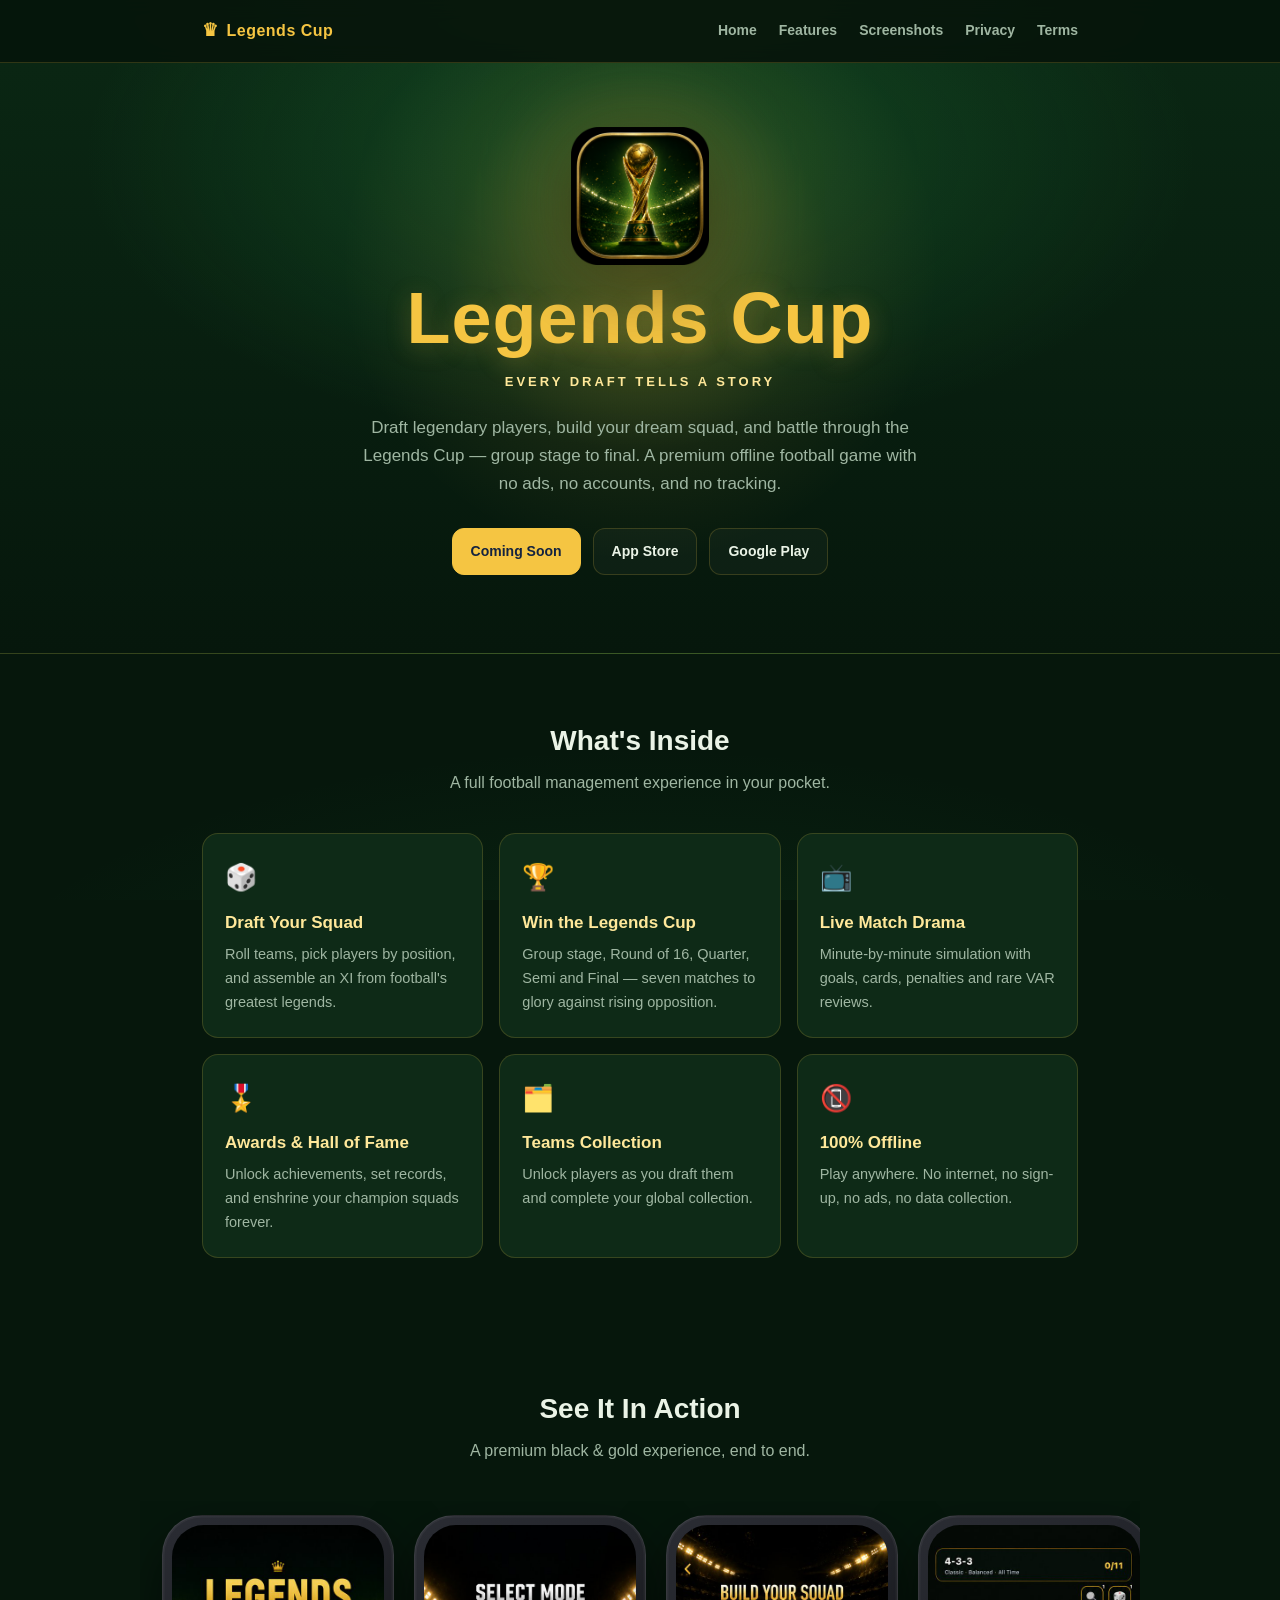
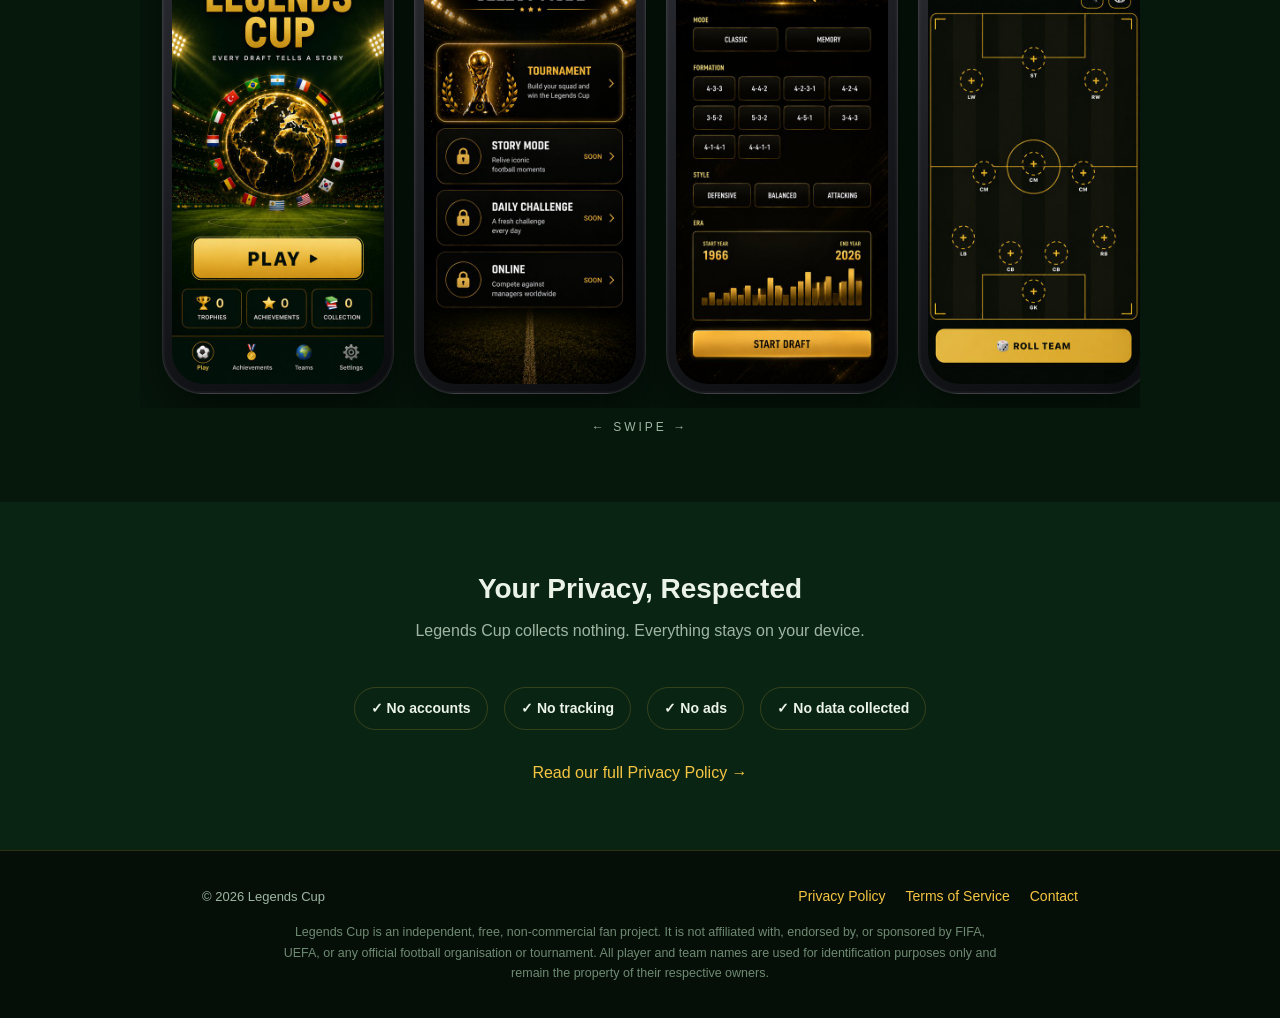
<file: index.html>
<!DOCTYPE html>
<html lang="en">
<head>
  <meta charset="UTF-8" />
  <meta name="viewport" content="width=device-width, initial-scale=1.0" />
  <title>Legends Cup — Every Draft Tells A Story</title>
  <meta name="description" content="Legends Cup is a free offline football draft game. Build your dream squad, win the Legends Cup, and write your own football story. No ads, no tracking." />
  <link rel="stylesheet" href="styles.css" />
</head>
<body>
  <nav class="nav">
    <div class="container">
      <div class="brand"><span class="crown">♛</span> Legends Cup</div>
      <div class="nav-links">
        <a href="index.html">Home</a>
        <a href="#features">Features</a>
        <a href="#screens">Screenshots</a>
        <a href="privacy.html">Privacy</a>
        <a href="terms.html">Terms</a>
      </div>
    </div>
  </nav>

  <header class="hero">
    <div class="hero-glow" aria-hidden="true"></div>
    <div class="container">
      <img class="hero-icon" src="app-icon.png" alt="Legends Cup app icon" width="138" height="138" />
      <h1>Legends Cup</h1>
      <div class="tagline">EVERY DRAFT TELLS A STORY</div>
      <p class="lead">
        Draft legendary players, build your dream squad, and battle through the
        Legends Cup — group stage to final. A premium offline football game with
        no ads, no accounts, and no tracking.
      </p>
      <div class="badges">
        <span class="badge soon">Coming Soon</span>
        <span class="badge">App Store</span>
        <span class="badge">Google Play</span>
      </div>
    </div>
  </header>

  <section class="block" id="features">
    <div class="container">
      <h2>What's Inside</h2>
      <p class="sub">A full football management experience in your pocket.</p>
      <div class="grid">
        <div class="card">
          <div class="ic">🎲</div>
          <h3>Draft Your Squad</h3>
          <p>Roll teams, pick players by position, and assemble an XI from football's greatest legends.</p>
        </div>
        <div class="card">
          <div class="ic">🏆</div>
          <h3>Win the Legends Cup</h3>
          <p>Group stage, Round of 16, Quarter, Semi and Final — seven matches to glory against rising opposition.</p>
        </div>
        <div class="card">
          <div class="ic">📺</div>
          <h3>Live Match Drama</h3>
          <p>Minute-by-minute simulation with goals, cards, penalties and rare VAR reviews.</p>
        </div>
        <div class="card">
          <div class="ic">🎖️</div>
          <h3>Awards &amp; Hall of Fame</h3>
          <p>Unlock achievements, set records, and enshrine your champion squads forever.</p>
        </div>
        <div class="card">
          <div class="ic">🗂️</div>
          <h3>Teams Collection</h3>
          <p>Unlock players as you draft them and complete your global collection.</p>
        </div>
        <div class="card">
          <div class="ic">📵</div>
          <h3>100% Offline</h3>
          <p>Play anywhere. No internet, no sign-up, no ads, no data collection.</p>
        </div>
      </div>
    </div>
  </section>

  <section class="block" id="screens">
    <div class="container">
      <h2>See It In Action</h2>
      <p class="sub">A premium black &amp; gold experience, end to end.</p>
    </div>
    <div class="shots">
      <div class="phone"><img src="shots/home.jpg" width="480" height="1040" alt="Legends Cup home screen" loading="lazy" /></div>
      <div class="phone"><img src="shots/modes.jpg" width="480" height="1040" alt="Select a game mode" loading="lazy" /></div>
      <div class="phone"><img src="shots/squad.jpg" width="480" height="1040" alt="Build your squad" loading="lazy" /></div>
      <div class="phone"><img src="shots/draft.jpg" width="480" height="1040" alt="Draft your players on the pitch" loading="lazy" /></div>
      <div class="phone"><img src="shots/champions.jpg" width="480" height="1040" alt="Champions — tournament won" loading="lazy" /></div>
      <div class="phone"><img src="shots/teams.jpg" width="480" height="1040" alt="Teams collection" loading="lazy" /></div>
    </div>
    <p class="swipe-hint">← swipe →</p>
  </section>

  <section class="block alt">
    <div class="container privacy-strip">
      <h2>Your Privacy, Respected</h2>
      <p class="sub">Legends Cup collects nothing. Everything stays on your device.</p>
      <span class="pill">✓ No accounts</span>
      <span class="pill">✓ No tracking</span>
      <span class="pill">✓ No ads</span>
      <span class="pill">✓ No data collected</span>
      <p style="margin-top:24px"><a href="privacy.html">Read our full Privacy Policy →</a></p>
    </div>
  </section>

  <footer>
    <div class="container">
      <small>© 2026 Legends Cup</small>
      <div class="f-links">
        <a href="privacy.html">Privacy Policy</a>
        <a href="terms.html">Terms of Service</a>
        <a href="mailto:worldcupstorygame@gmail.com">Contact</a>
      </div>
    </div>
    <p class="disclaimer">
      Legends Cup is an independent, free, non-commercial fan project. It is not
      affiliated with, endorsed by, or sponsored by FIFA, UEFA, or any official
      football organisation or tournament. All player and team names are used for
      identification purposes only and remain the property of their respective owners.
    </p>
  </footer>
</body>
</html>
</file>
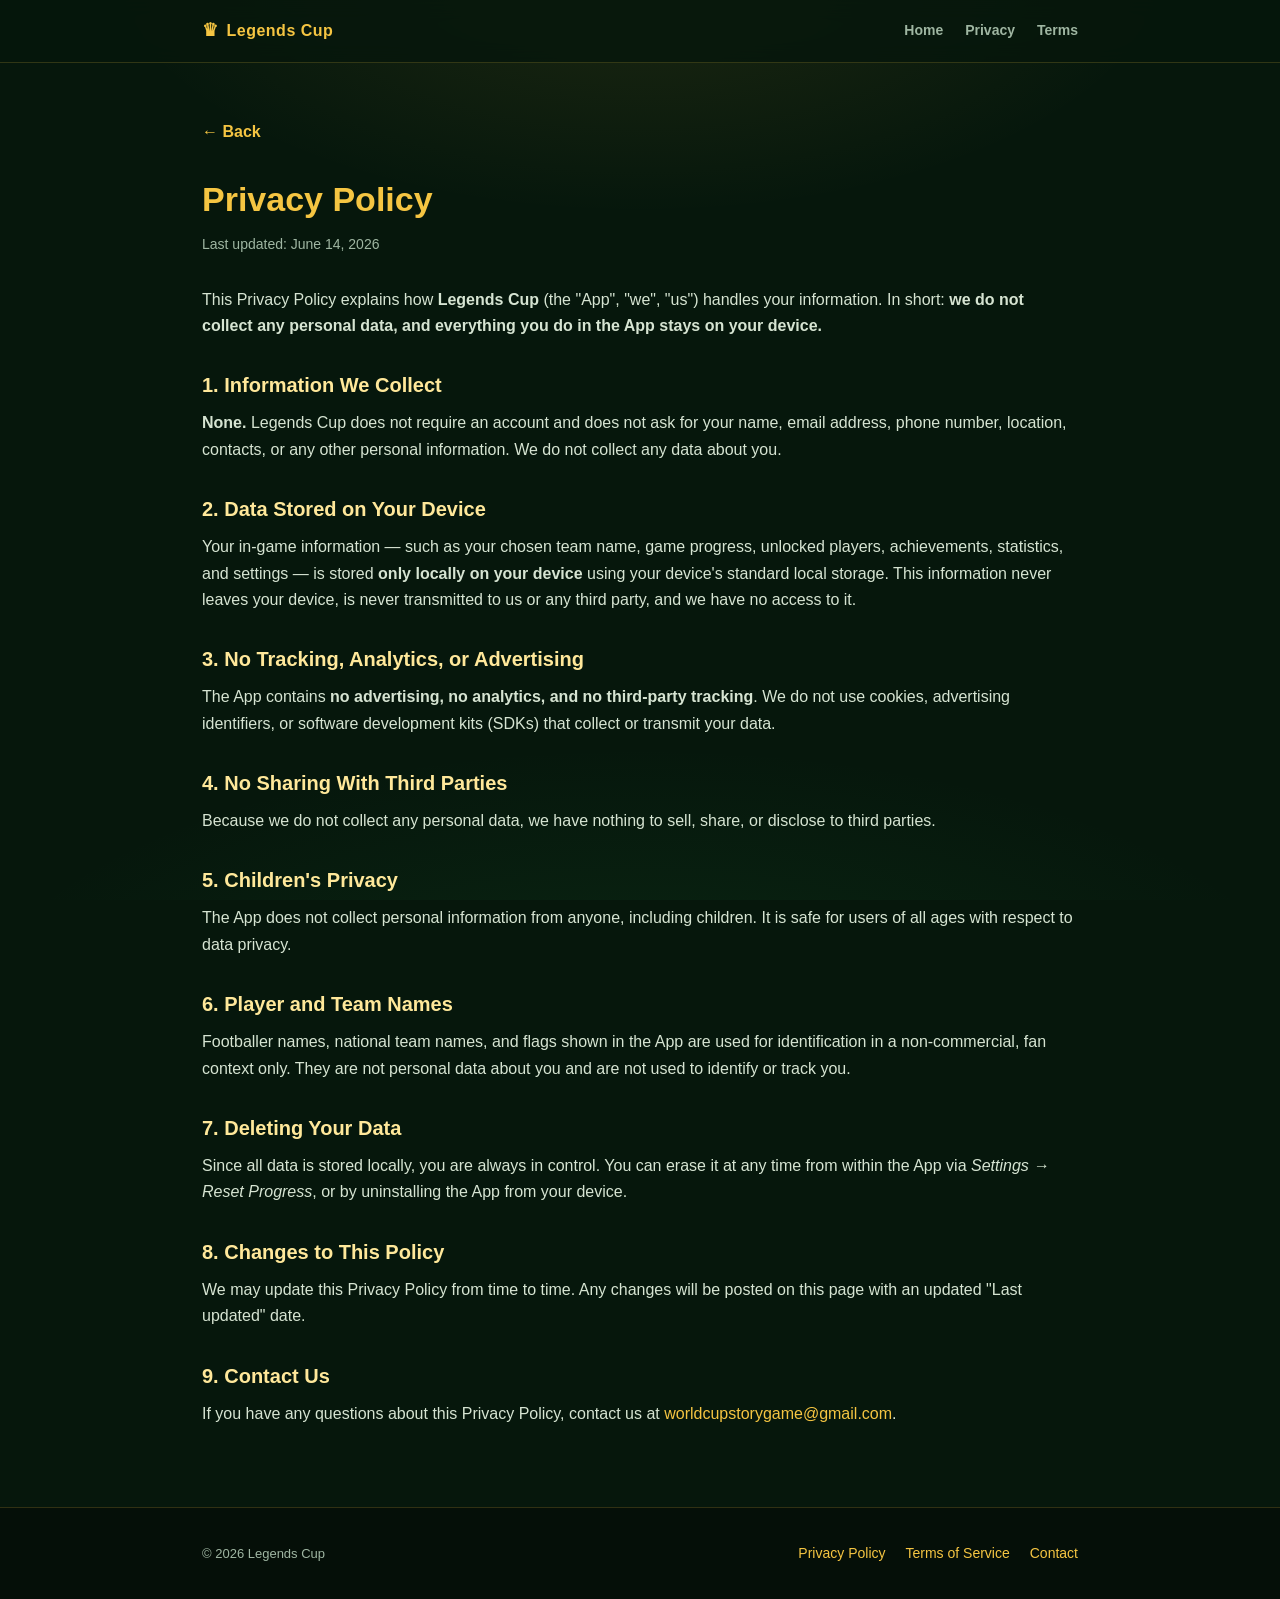
<file: privacy.html>
<!DOCTYPE html>
<html lang="en">
<head>
  <meta charset="UTF-8" />
  <meta name="viewport" content="width=device-width, initial-scale=1.0" />
  <title>Privacy Policy — Legends Cup</title>
  <meta name="description" content="Legends Cup privacy policy. We collect no personal data; all game data is stored locally on your device." />
  <link rel="stylesheet" href="styles.css" />
</head>
<body>
  <nav class="nav">
    <div class="container">
      <div class="brand"><span class="crown">♛</span> Legends Cup</div>
      <div class="nav-links">
        <a href="index.html">Home</a>
        <a href="privacy.html">Privacy</a>
        <a href="terms.html">Terms</a>
      </div>
    </div>
  </nav>

  <main class="legal">
    <div class="container">
      <a class="back" href="index.html">← Back</a>
      <h1>Privacy Policy</h1>
      <p class="updated">Last updated: June 14, 2026</p>

      <p>
        This Privacy Policy explains how <strong>Legends Cup</strong> (the
        "App", "we", "us") handles your information. In short: <strong>we do not
        collect any personal data, and everything you do in the App stays on your
        device.</strong>
      </p>

      <h2>1. Information We Collect</h2>
      <p>
        <strong>None.</strong> Legends Cup does not require an account and does
        not ask for your name, email address, phone number, location, contacts, or
        any other personal information. We do not collect any data about you.
      </p>

      <h2>2. Data Stored on Your Device</h2>
      <p>
        Your in-game information — such as your chosen team name, game progress,
        unlocked players, achievements, statistics, and settings — is stored
        <strong>only locally on your device</strong> using your device's standard
        local storage. This information never leaves your device, is never
        transmitted to us or any third party, and we have no access to it.
      </p>

      <h2>3. No Tracking, Analytics, or Advertising</h2>
      <p>
        The App contains <strong>no advertising, no analytics, and no third-party
        tracking</strong>. We do not use cookies, advertising identifiers, or
        software development kits (SDKs) that collect or transmit your data.
      </p>

      <h2>4. No Sharing With Third Parties</h2>
      <p>
        Because we do not collect any personal data, we have nothing to sell,
        share, or disclose to third parties.
      </p>

      <h2>5. Children's Privacy</h2>
      <p>
        The App does not collect personal information from anyone, including
        children. It is safe for users of all ages with respect to data privacy.
      </p>

      <h2>6. Player and Team Names</h2>
      <p>
        Footballer names, national team names, and flags shown in the App are used
        for identification in a non-commercial, fan context only. They are not
        personal data about you and are not used to identify or track you.
      </p>

      <h2>7. Deleting Your Data</h2>
      <p>
        Since all data is stored locally, you are always in control. You can erase
        it at any time from within the App via <em>Settings → Reset Progress</em>,
        or by uninstalling the App from your device.
      </p>

      <h2>8. Changes to This Policy</h2>
      <p>
        We may update this Privacy Policy from time to time. Any changes will be
        posted on this page with an updated "Last updated" date.
      </p>

      <h2>9. Contact Us</h2>
      <p>
        If you have any questions about this Privacy Policy, contact us at
        <a href="mailto:worldcupstorygame@gmail.com">worldcupstorygame@gmail.com</a>.
      </p>
    </div>
  </main>

  <footer>
    <div class="container">
      <small>© 2026 Legends Cup</small>
      <div class="f-links">
        <a href="privacy.html">Privacy Policy</a>
        <a href="terms.html">Terms of Service</a>
        <a href="mailto:worldcupstorygame@gmail.com">Contact</a>
      </div>
    </div>
  </footer>
</body>
</html>
</file>
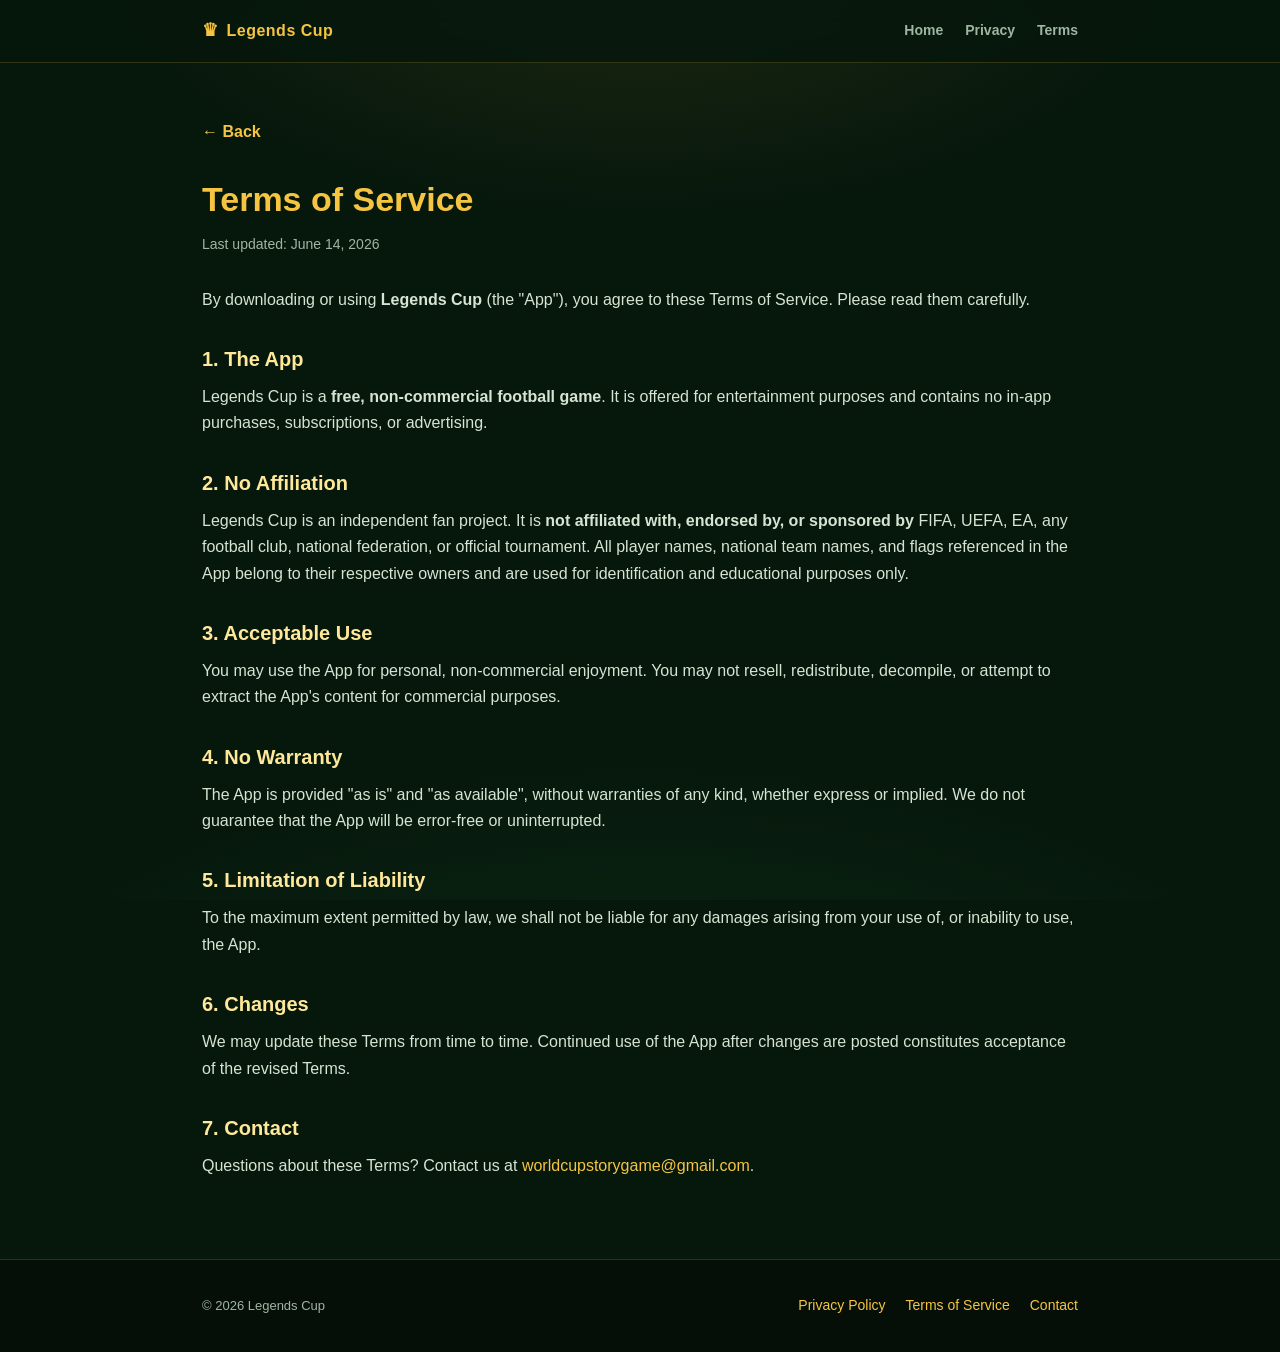
<file: terms.html>
<!DOCTYPE html>
<html lang="en">
<head>
  <meta charset="UTF-8" />
  <meta name="viewport" content="width=device-width, initial-scale=1.0" />
  <title>Terms of Service — Legends Cup</title>
  <meta name="description" content="Legends Cup terms of service. A free, non-commercial fan project provided as is." />
  <link rel="stylesheet" href="styles.css" />
</head>
<body>
  <nav class="nav">
    <div class="container">
      <div class="brand"><span class="crown">♛</span> Legends Cup</div>
      <div class="nav-links">
        <a href="index.html">Home</a>
        <a href="privacy.html">Privacy</a>
        <a href="terms.html">Terms</a>
      </div>
    </div>
  </nav>

  <main class="legal">
    <div class="container">
      <a class="back" href="index.html">← Back</a>
      <h1>Terms of Service</h1>
      <p class="updated">Last updated: June 14, 2026</p>

      <p>
        By downloading or using <strong>Legends Cup</strong> (the "App"), you
        agree to these Terms of Service. Please read them carefully.
      </p>

      <h2>1. The App</h2>
      <p>
        Legends Cup is a <strong>free, non-commercial football game</strong>.
        It is offered for entertainment purposes and contains no in-app purchases,
        subscriptions, or advertising.
      </p>

      <h2>2. No Affiliation</h2>
      <p>
        Legends Cup is an independent fan project. It is <strong>not affiliated
        with, endorsed by, or sponsored by</strong> FIFA, UEFA, EA, any football
        club, national federation, or official tournament. All player names,
        national team names, and flags referenced in the App belong to their
        respective owners and are used for identification and educational purposes
        only.
      </p>

      <h2>3. Acceptable Use</h2>
      <p>
        You may use the App for personal, non-commercial enjoyment. You may not
        resell, redistribute, decompile, or attempt to extract the App's content
        for commercial purposes.
      </p>

      <h2>4. No Warranty</h2>
      <p>
        The App is provided "as is" and "as available", without warranties of any
        kind, whether express or implied. We do not guarantee that the App will be
        error-free or uninterrupted.
      </p>

      <h2>5. Limitation of Liability</h2>
      <p>
        To the maximum extent permitted by law, we shall not be liable for any
        damages arising from your use of, or inability to use, the App.
      </p>

      <h2>6. Changes</h2>
      <p>
        We may update these Terms from time to time. Continued use of the App after
        changes are posted constitutes acceptance of the revised Terms.
      </p>

      <h2>7. Contact</h2>
      <p>
        Questions about these Terms? Contact us at
        <a href="mailto:worldcupstorygame@gmail.com">worldcupstorygame@gmail.com</a>.
      </p>
    </div>
  </main>

  <footer>
    <div class="container">
      <small>© 2026 Legends Cup</small>
      <div class="f-links">
        <a href="privacy.html">Privacy Policy</a>
        <a href="terms.html">Terms of Service</a>
        <a href="mailto:worldcupstorygame@gmail.com">Contact</a>
      </div>
    </div>
  </footer>
</body>
</html>
</file>
<file: styles.css>
/* World Cup Story — marketing & legal site */
:root {
  --bg: #06170c;
  --bg2: #0a2414;
  --panel: #0e2a17;
  --gold: #f5c542;
  --gold-soft: #ffe89a;
  --green: #2aa14a;
  --text: #eaf3e6;
  --muted: #9fb6a2;
  --line: rgba(245, 197, 66, 0.18);
}

* { box-sizing: border-box; margin: 0; padding: 0; }

html { scroll-behavior: smooth; }

body {
  font-family: -apple-system, BlinkMacSystemFont, "Segoe UI", Roboto, Helvetica, Arial, sans-serif;
  background:
    radial-gradient(70% 48% at 50% -5%, rgba(245, 197, 66, 0.10), transparent 60%),
    radial-gradient(90% 55% at 50% 116%, rgba(42, 161, 74, 0.12), transparent 60%),
    var(--bg);
  background-attachment: fixed;
  color: var(--text);
  line-height: 1.65;
  -webkit-font-smoothing: antialiased;
}

a { color: var(--gold); text-decoration: none; }
a:hover { color: var(--gold-soft); }

.container { width: 100%; max-width: 920px; margin: 0 auto; padding: 0 22px; }

/* ---- nav ---- */
.nav {
  position: sticky; top: 0; z-index: 10;
  background: rgba(6, 23, 12, 0.85);
  backdrop-filter: blur(10px);
  border-bottom: 1px solid var(--line);
}
.nav .container { display: flex; align-items: center; justify-content: space-between; height: 62px; }
.brand { display: flex; align-items: center; gap: 8px; font-weight: 900; letter-spacing: 0.5px; color: var(--gold); }
.brand .crown { font-size: 18px; }
.nav-links { display: flex; gap: 22px; font-size: 14px; font-weight: 600; }
.nav-links a { color: var(--muted); }
.nav-links a:hover { color: var(--text); }

/* ---- hero ---- */
.hero {
  position: relative;
  overflow: hidden;
  text-align: center;
  padding: 64px 0 78px;
  background:
    radial-gradient(62% 70% at 50% 16%, rgba(42, 161, 74, 0.30), transparent 70%),
    linear-gradient(180deg, #0a2613, #06170c);
  border-bottom: 1px solid var(--line);
}
.hero .container { position: relative; z-index: 1; }
.hero-glow {
  position: absolute; top: -120px; left: 50%; transform: translateX(-50%);
  width: 640px; height: 640px; max-width: 130vw; pointer-events: none;
  background: radial-gradient(circle, rgba(245, 197, 66, 0.32), rgba(245, 197, 66, 0.06) 42%, transparent 66%);
}
.hero-icon {
  display: block; margin: 0 auto 16px;
  width: 138px; height: 138px;
  filter: drop-shadow(0 16px 38px rgba(0, 0, 0, 0.5)) drop-shadow(0 0 50px rgba(245, 197, 66, 0.22));
}
.hero .crown { color: var(--gold); font-size: 30px; }
.hero h1 {
  font-size: clamp(40px, 8vw, 72px);
  font-weight: 900;
  letter-spacing: 1px;
  color: var(--gold);
  line-height: 1.05;
  margin: 6px 0 0;
  text-shadow: 0 4px 24px rgba(245, 197, 66, 0.25);
}
.hero .tagline { margin-top: 14px; color: var(--gold-soft); font-weight: 800; letter-spacing: 3px; font-size: 13px; }
.hero p.lead { margin: 22px auto 0; max-width: 560px; color: var(--muted); font-size: 17px; }

.badges { display: flex; gap: 12px; justify-content: center; flex-wrap: wrap; margin-top: 30px; }
.badge {
  border: 1px solid var(--line);
  background: rgba(255, 255, 255, 0.03);
  color: var(--text);
  padding: 11px 18px;
  border-radius: 12px;
  font-weight: 700;
  font-size: 14px;
}
.badge.soon { color: #14233f; background: var(--gold); border-color: var(--gold); }
.play-cta {
  display: inline-block;
  margin-top: 24px;
  background: var(--gold);
  color: #14233f;
  font-weight: 900;
  font-size: 16px;
  letter-spacing: 0.5px;
  padding: 15px 30px;
  border-radius: 14px;
  box-shadow: 0 12px 32px rgba(245, 197, 66, 0.35);
}
.play-cta:hover { color: #14233f; background: var(--gold-soft); }

/* ---- sections ---- */
section.block { padding: 64px 0; }
section.block.alt { background: var(--bg2); }
h2 { font-size: 28px; font-weight: 900; color: var(--text); margin-bottom: 6px; text-align: center; }
.sub { text-align: center; color: var(--muted); margin-bottom: 36px; }

.grid { display: grid; grid-template-columns: repeat(3, 1fr); gap: 16px; }
.card {
  background: var(--panel);
  border: 1px solid var(--line);
  border-radius: 16px;
  padding: 22px;
}
.card .ic { font-size: 26px; }
.card h3 { font-size: 17px; margin: 10px 0 6px; color: var(--gold-soft); }
.card p { color: var(--muted); font-size: 14.5px; }

/* ---- screenshots gallery ---- */
.shots {
  display: flex;
  gap: 20px;
  overflow-x: auto;
  max-width: 1000px;
  margin: 0 auto;
  padding: 14px 22px 14px;
  scroll-snap-type: x mandatory;
  -webkit-overflow-scrolling: touch;
}
.shots::-webkit-scrollbar { height: 8px; }
.shots::-webkit-scrollbar-thumb { background: var(--line); border-radius: 999px; }
.phone {
  flex: 0 0 auto;
  width: 232px;
  padding: 9px;
  border-radius: 40px;
  background: linear-gradient(155deg, #2a2c33, #0c0d10);
  border: 1px solid rgba(255, 255, 255, 0.10);
  box-shadow: 0 24px 55px rgba(0, 0, 0, 0.55), inset 0 0 0 1.5px rgba(255, 255, 255, 0.04);
  scroll-snap-align: center;
}
.phone img { display: block; width: 100%; height: auto; border-radius: 32px; background: #000; }
.swipe-hint { text-align: center; color: var(--muted); font-size: 12px; letter-spacing: 3px; margin-top: 10px; text-transform: uppercase; }

.privacy-strip { text-align: center; }
.privacy-strip .pill { display: inline-block; margin: 6px; padding: 9px 16px; border: 1px solid var(--line); border-radius: 999px; color: var(--text); font-weight: 600; font-size: 14px; }

/* ---- legal pages ---- */
.legal { padding: 56px 0 80px; }
.legal h1 { font-size: 34px; font-weight: 900; color: var(--gold); margin-bottom: 6px; }
.legal .updated { color: var(--muted); font-size: 14px; margin-bottom: 30px; }
.legal h2 { text-align: left; font-size: 20px; margin: 30px 0 8px; color: var(--gold-soft); }
.legal p, .legal li { color: #d6e4d2; font-size: 16px; }
.legal ul { margin: 8px 0 8px 22px; }
.legal li { margin: 4px 0; }
.legal .back { display: inline-block; margin-bottom: 26px; font-weight: 700; }

/* ---- footer ---- */
footer { border-top: 1px solid var(--line); padding: 34px 0; background: #050f08; }
footer .container { display: flex; align-items: center; justify-content: space-between; flex-wrap: wrap; gap: 14px; }
footer .f-links { display: flex; gap: 20px; font-size: 14px; }
footer small { color: var(--muted); font-size: 13px; }
.disclaimer { color: #6f8a72; font-size: 12.5px; max-width: 720px; margin: 14px auto 0; text-align: center; }

@media (max-width: 720px) {
  .grid { grid-template-columns: 1fr; }
  .nav-links { gap: 16px; }
}
</file>
